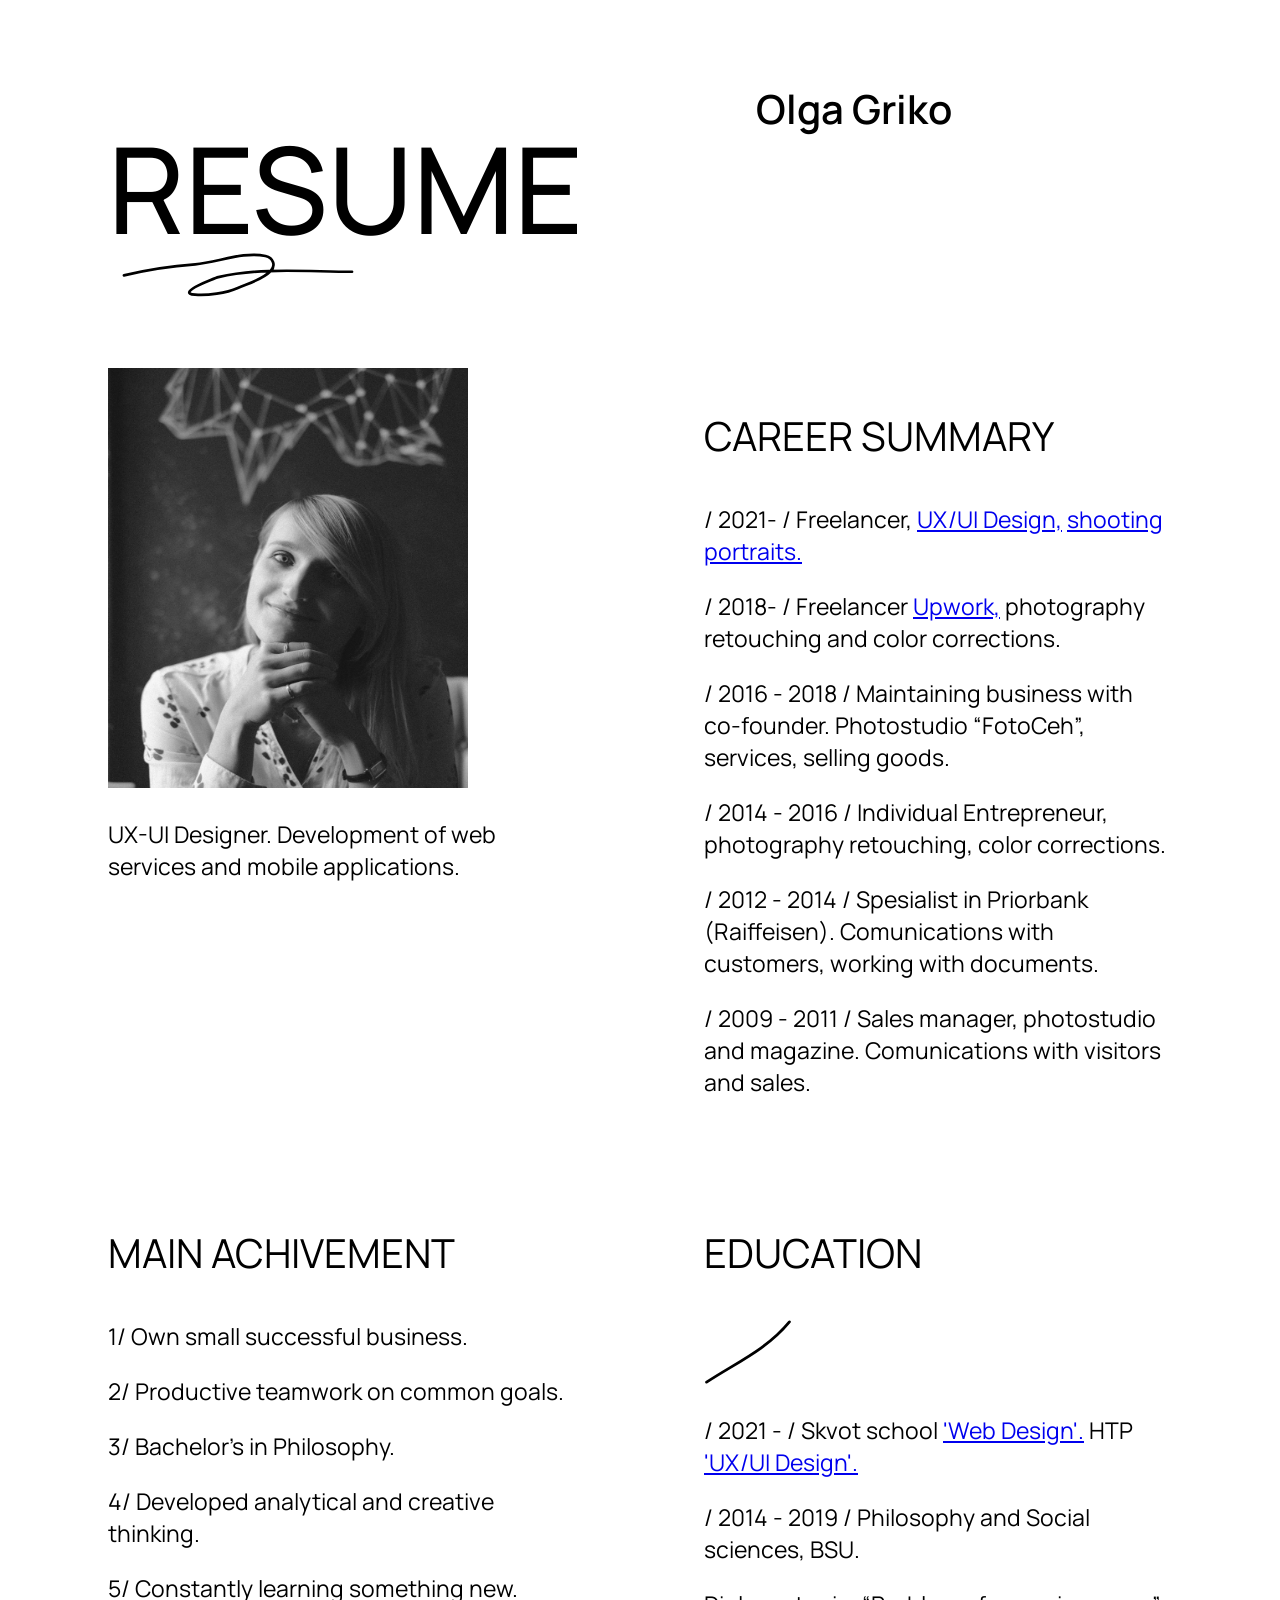
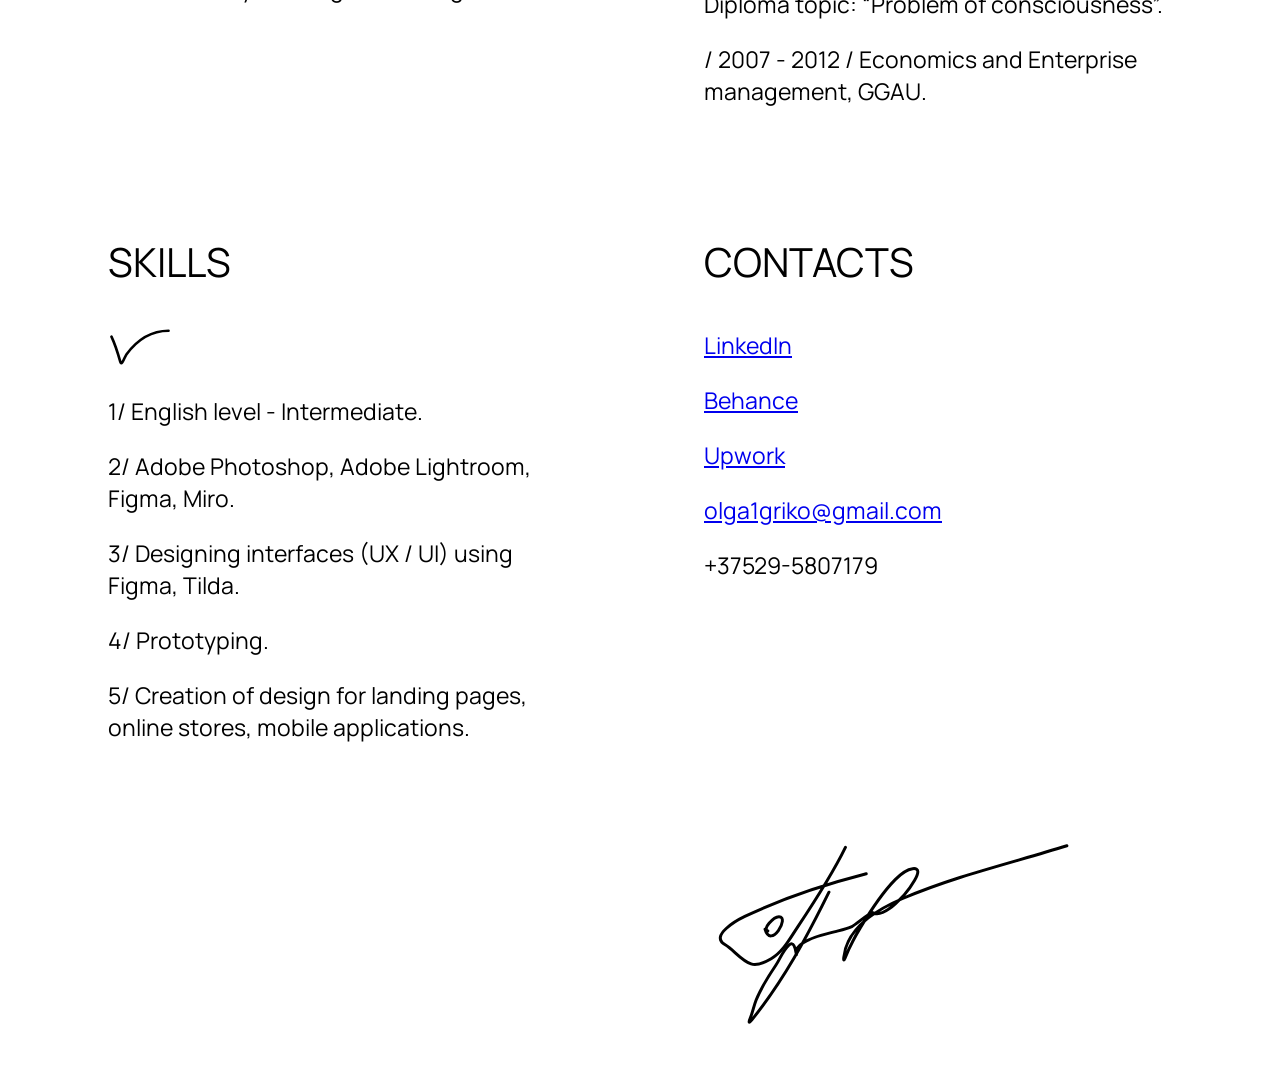
<file: index.html>
<!DOCTYPE html>
<html lang="en">
<head>
  <meta charset="UTF-8">
  <meta http-equiv="X-UA-Compatible" content="IE=edge">
  <meta name="viewport" content="width=device-width, initial-scale=1.0">
  <link rel="stylesheet" href="style.css">
  <title>resume Olga Griko</title>
</head>
<body>
  <div class="cv">

    <div class="cv__row">
      <div class="cv__row-column">
        <header>
          <h1>RESUME</h1>
          <img src="./images/line1.svg" alt="line" width="260" height="44">
      </div>
  
      <div class="cv__row-column">
        <h2>Olga Griko</h2>
        </header>
      </div>
    </div>
  
    <div class="cv__row">
      <div class="cv__row-column">
  
        <body>
          <img
            src="./images/griko-resume-photo.jpg"
            alt="griko-resume-photo" width="360" height="420">
          <p>UX-UI Designer. Development of web services and mobile applications.</p>
      </div>
  
      <div class="cv__row-column">
        <h3>CAREER SUMMARY</h3>
        <p>/ 2021- / Freelancer,
          <a href="https://www.behance.net/olgagriko">UX/UI Design,</a>
          <a href="https://www.instagram.com/griko_olga/">shooting portraits.</a>
        </p>
        <p>/ 2018- / Freelancer
          <a href="https://www.upwork.com/freelancers/~0184d5afca8f5eab73">Upwork,</a> photography retouching and color
          corrections.
        </p>
        <p>/ 2016 - 2018 / Maintaining business with co-founder. Photostudio “FotoCeh”, services, selling goods.</p>
        <p>/ 2014 - 2016 / Individual Entrepreneur, photography retouching, color corrections.</p>
        <p>/ 2012 - 2014 / Spesialist in Priorbank (Raiffeisen). Comunications with customers, working with documents.</p>
        <p>/ 2009 - 2011 / Sales manager, photostudio and magazine. Comunications with visitors and sales.</p>
      </div>
    </div>
  
    <div class="cv__row">
      <div class="cv__row-column">
        <h3>MAIN ACHIVEMENT</h3>
        <p>1/ Own small successful business.</p>
        <p>2/ Productive teamwork on common goals.</p>
        <p>3/ Bachelor's in Philosophy.</p>
        <p>4/ Developed analytical and creative thinking.</p>
        <p>5/ Constantly learning something new.</p>
      </div>
  
      <div class="cv__row-column">
        <h3>EDUCATION</h3>
        <img class="line2" src="./images/line2.svg" alt="line" width="88" height="64">
        <p>/ 2021 - / Skvot school
          <a href="https://my.skvot.io/ru/certificate/61853941e4bde">'Web Design'.</a> HTP
          <a href="https://files.fm/f/7uap29zzb">'UX/UI Design'.</a>
        </p>
        <p>/ 2014 - 2019 / Philosophy and Social sciences, BSU.</p>
        Diploma topic: “Problem of consciousness”.
        <p>/ 2007 - 2012 / Economics and Enterprise management, GGAU.</p>
      </div>
    </div>
  
    <div class="cv__row">
      <div class="cv__row-column">
        <h3>SKILLS</h3>
        <img src="./images/line3.svg" alt="line" width="64" height="36">
        <p>1/ English level - Intermediate.</p>
        <p>2/ Adobe Photoshop, Adobe Lightroom, Figma, Miro.</p>
        <p>3/ Designing interfaces (UX / UI) using Figma, Tilda.</p>
        <p>4/ Prototyping.</p>
        <p>5/ Creation of design for landing pages, online stores, mobile applications.</p>
      </div>
      <div class="cv__row-column">
        <h3>CONTACTS</h3>
        <p><a href="https://www.linkedin.com/in/olga-griko">LinkedIn</a></p>
        <p><a href="https://www.behance.net/olgagriko">Behance</a></p>
        <p><a href="https://www.upwork.com/freelancers/~0184d5afca8f5eab73">Upwork</a></p>
        <p><a href="mailto:olga1griko@gmail.com">olga1griko@gmail.com</a></p>
        <p>+37529-5807179</p>
        </body>
      </div>
    </div>
  
    <div class="cv__row">
      <div class="cv__row-column">
      </div>
      <div class="cv__row-column">
        <footer>
          <img src="./images/signature.svg" alt="olga-signature" width="388" height="194">
        </footer>
      </div>
    </div>
  </div>
</body>
</html>
</file>
<file: style.css>
@import url('https://fonts.googleapis.com/css2?family=Manrope&family=Roboto:ital@1&display=swap');
  * {
    box-sizing: border-box;
    
  }

    body {
    color: black;
    font-family: 'Manrope', sans-serif;
    font-size: 23px;
    font-style: normal;
  }

  .cv {
    width: 100%;
    max-width: 1440px;
    padding: 40px 100px 40px;
    margin: 0 auto;

    background-color: white;
  }

  .cv__row {
    display: flex;
    margin: 0 -64px;
    margin-bottom: 64px;
  }

  .cv__row:last-child {
    margin-bottom: 0;
  }

  .cv__row-column {
    flex: 0 0 50%;
    padding: 0 64px;
  }

   h1 {
    color: black;
    font-family: 'Manrope', sans-serif;
    font-size: 120px;
    font-style: normal;
    font-weight: 500;
    width: 520px;
    height: 44px;
    line-height: 1;
  }

  h2 {
    color: black;
    font-family: 'Manrope', sans-serif;
    font-size: 40px;
    font-style: normal;
    font-weight: 600;
  }

  h3 {
    color: black;
    font-family: 'Manrope', sans-serif;
    font-size: 40px;
    font-style: normal;
    font-weight: 400;
    letter-spacing: 1%;
  }
</file>
